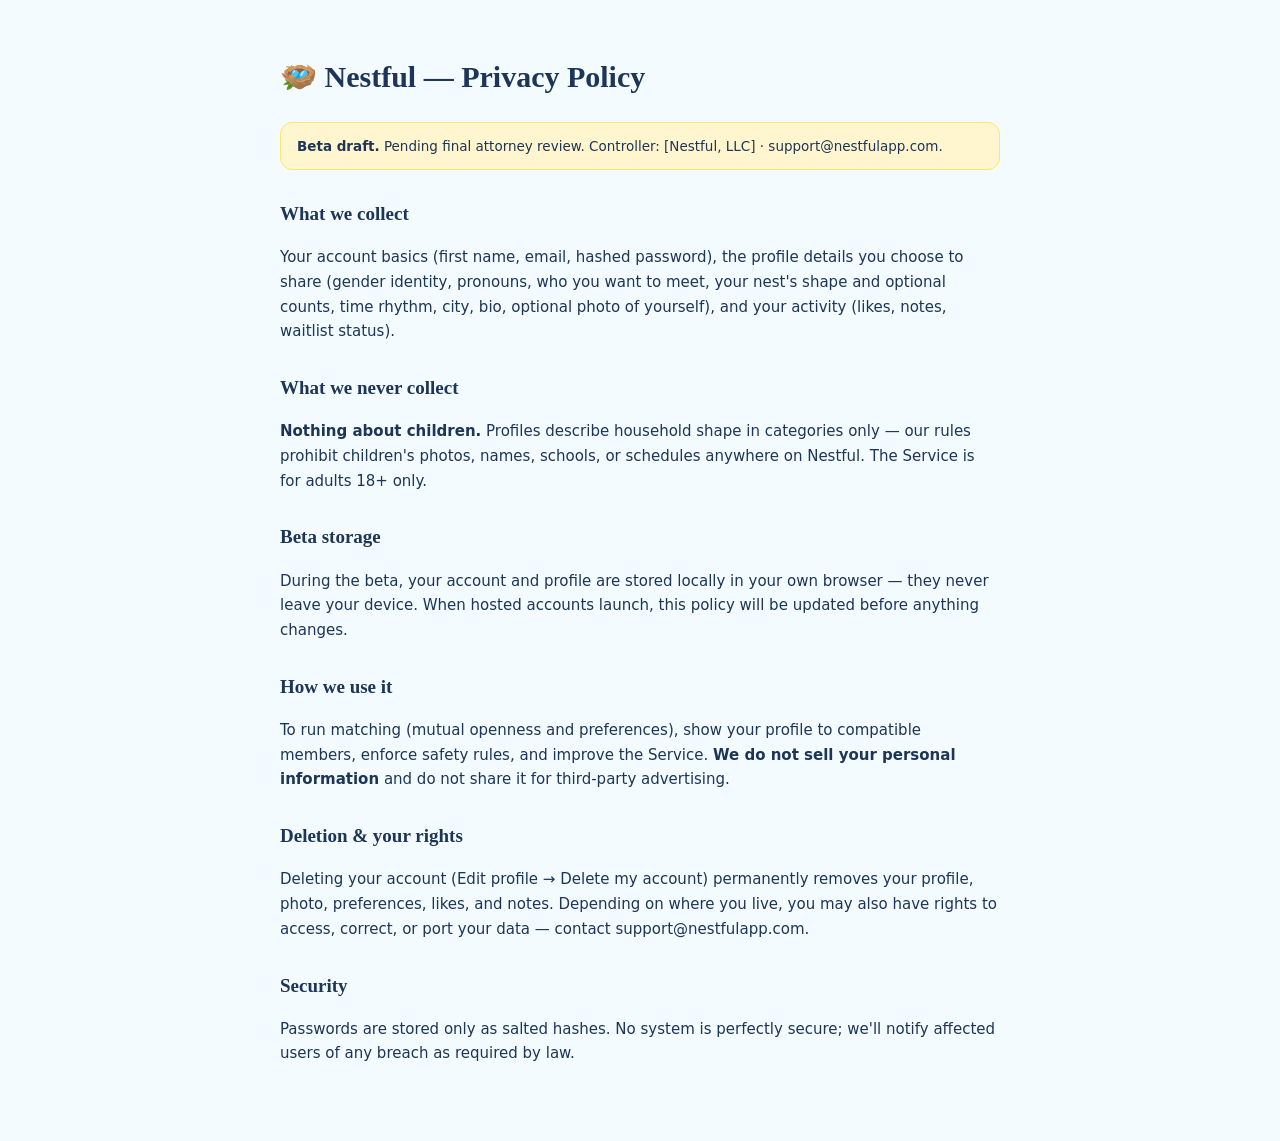
<file: app/privacy.html>
<!DOCTYPE html>
<html lang="en">
<head>
<meta charset="UTF-8">
<meta name="viewport" content="width=device-width, initial-scale=1.0">
<title>Nestful — Privacy Policy</title>
<link rel="stylesheet" href="brand.css">
<style>
  body { font-family: var(--font-body); background: var(--surface-alt); color: var(--ink); margin: 0; }
  .doc { max-width: 720px; margin: 0 auto; padding: 32px 22px 60px; line-height: 1.65; font-size: 15px; }
  h1 { font-family: var(--font-display); color: var(--brand-primary-deep); font-size: 30px; }
  h2 { font-family: var(--font-display); color: var(--brand-primary-deep); font-size: 19px; margin-top: 28px; }
  .draft { background: var(--brand-accent-soft); border: 1px solid var(--brand-accent); border-radius: 12px; padding: 12px 16px; font-size: 13.5px; }
  a { color: var(--brand-primary-dark); }
</style>
</head>
<body>
<div class="doc">
<h1>🪺 Nestful — Privacy Policy</h1>
<p class="draft"><strong>Beta draft.</strong> Pending final attorney review. Controller: [Nestful, LLC] · support@nestfulapp.com.</p>

<h2>What we collect</h2>
<p>Your account basics (first name, email, hashed password), the profile details you choose to share (gender identity, pronouns, who you want to meet, your nest's shape and optional counts, time rhythm, city, bio, optional photo of yourself), and your activity (likes, notes, waitlist status).</p>

<h2>What we never collect</h2>
<p><strong>Nothing about children.</strong> Profiles describe household shape in categories only — our rules prohibit children's photos, names, schools, or schedules anywhere on Nestful. The Service is for adults 18+ only.</p>

<h2>Beta storage</h2>
<p>During the beta, your account and profile are stored locally in your own browser — they never leave your device. When hosted accounts launch, this policy will be updated before anything changes.</p>

<h2>How we use it</h2>
<p>To run matching (mutual openness and preferences), show your profile to compatible members, enforce safety rules, and improve the Service. <strong>We do not sell your personal information</strong> and do not share it for third-party advertising.</p>

<h2>Deletion &amp; your rights</h2>
<p>Deleting your account (Edit profile → Delete my account) permanently removes your profile, photo, preferences, likes, and notes. Depending on where you live, you may also have rights to access, correct, or port your data — contact support@nestfulapp.com.</p>

<h2>Security</h2>
<p>Passwords are stored only as salted hashes. No system is perfectly secure; we'll notify affected users of any breach as required by law.</p>
</div>
</body>
</html>
</file>
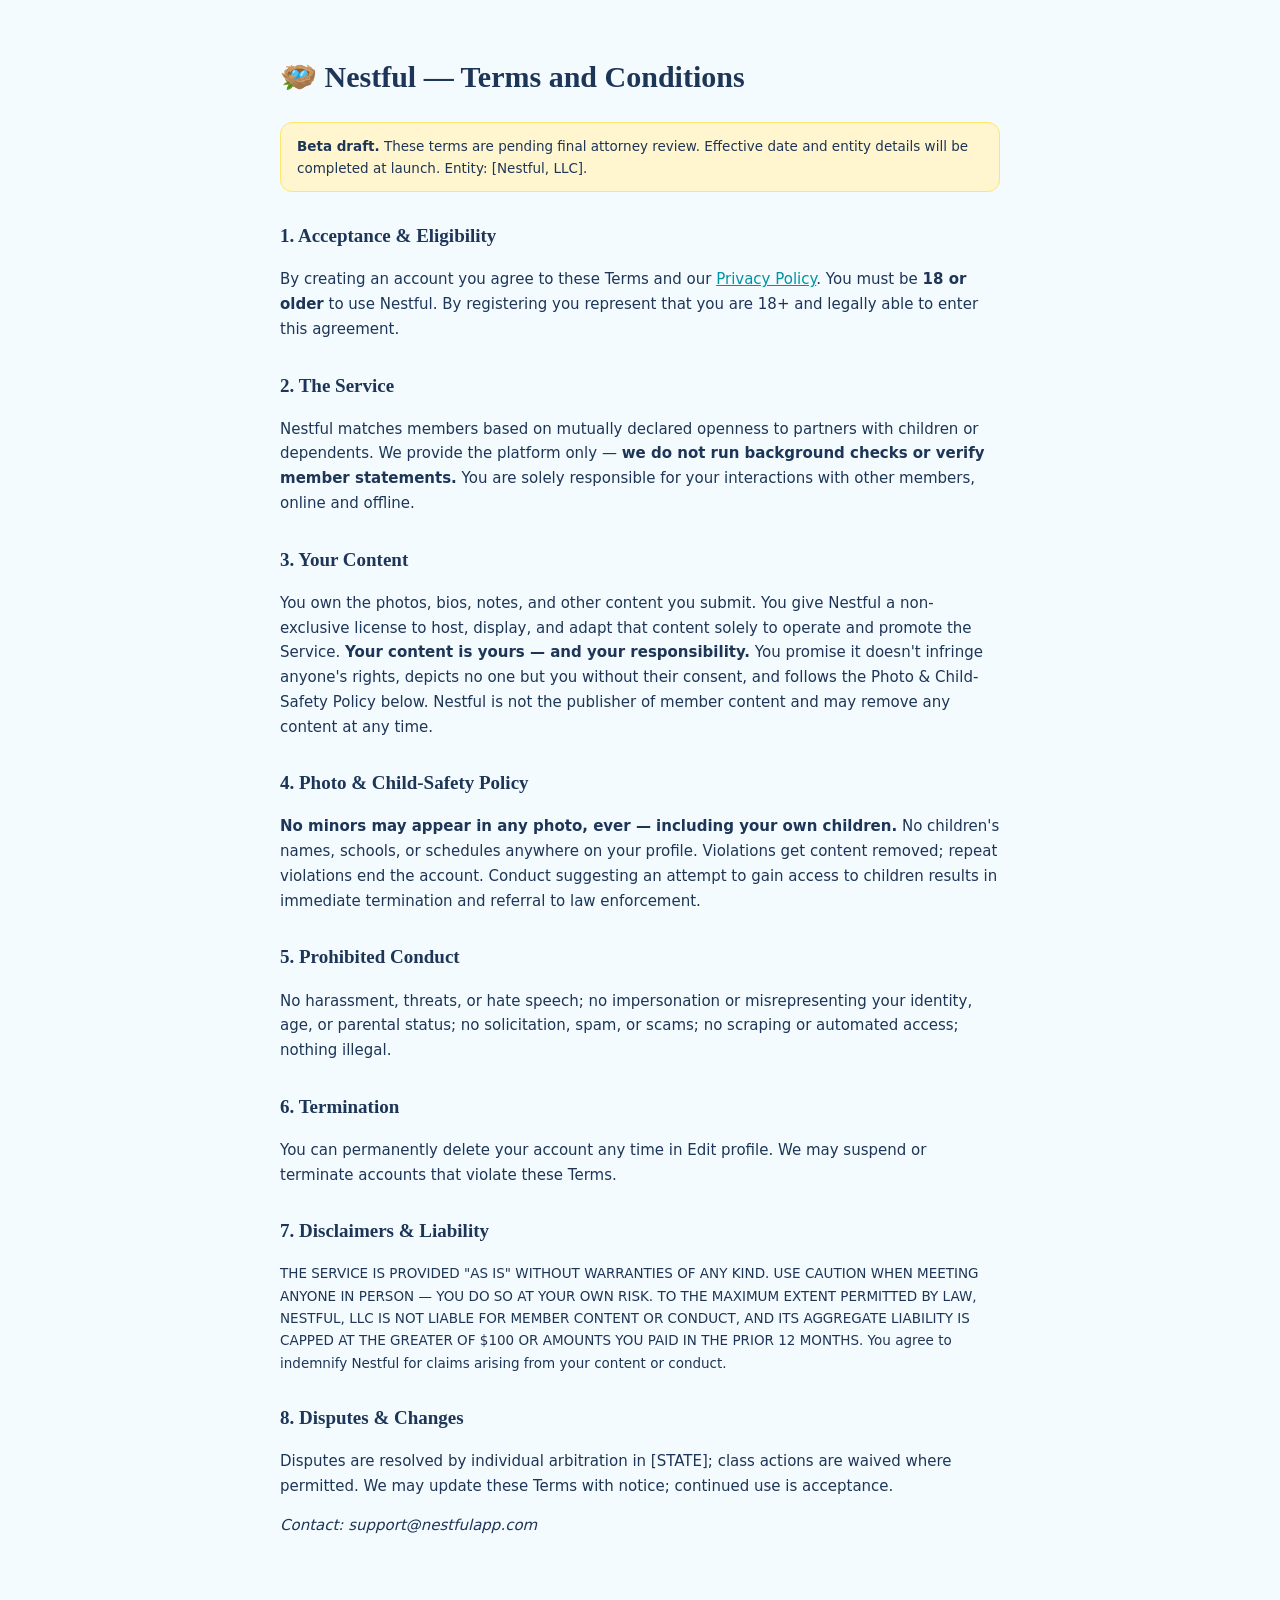
<file: app/terms.html>
<!DOCTYPE html>
<html lang="en">
<head>
<meta charset="UTF-8">
<meta name="viewport" content="width=device-width, initial-scale=1.0">
<title>Nestful — Terms and Conditions</title>
<link rel="stylesheet" href="brand.css">
<style>
  body { font-family: var(--font-body); background: var(--surface-alt); color: var(--ink); margin: 0; }
  .doc { max-width: 720px; margin: 0 auto; padding: 32px 22px 60px; line-height: 1.65; font-size: 15px; }
  h1 { font-family: var(--font-display); color: var(--brand-primary-deep); font-size: 30px; }
  h2 { font-family: var(--font-display); color: var(--brand-primary-deep); font-size: 19px; margin-top: 28px; }
  .draft { background: var(--brand-accent-soft); border: 1px solid var(--brand-accent); border-radius: 12px; padding: 12px 16px; font-size: 13.5px; }
  .caps { font-size: 13.5px; }
  a { color: var(--brand-primary-dark); }
</style>
</head>
<body>
<div class="doc">
<h1>🪺 Nestful — Terms and Conditions</h1>
<p class="draft"><strong>Beta draft.</strong> These terms are pending final attorney review. Effective date and entity details will be completed at launch. Entity: [Nestful, LLC].</p>

<h2>1. Acceptance &amp; Eligibility</h2>
<p>By creating an account you agree to these Terms and our <a href="privacy.html">Privacy Policy</a>. You must be <strong>18 or older</strong> to use Nestful. By registering you represent that you are 18+ and legally able to enter this agreement.</p>

<h2>2. The Service</h2>
<p>Nestful matches members based on mutually declared openness to partners with children or dependents. We provide the platform only — <strong>we do not run background checks or verify member statements.</strong> You are solely responsible for your interactions with other members, online and offline.</p>

<h2>3. Your Content</h2>
<p>You own the photos, bios, notes, and other content you submit. You give Nestful a non-exclusive license to host, display, and adapt that content solely to operate and promote the Service. <strong>Your content is yours — and your responsibility.</strong> You promise it doesn't infringe anyone's rights, depicts no one but you without their consent, and follows the Photo &amp; Child-Safety Policy below. Nestful is not the publisher of member content and may remove any content at any time.</p>

<h2>4. Photo &amp; Child-Safety Policy</h2>
<p><strong>No minors may appear in any photo, ever — including your own children.</strong> No children's names, schools, or schedules anywhere on your profile. Violations get content removed; repeat violations end the account. Conduct suggesting an attempt to gain access to children results in immediate termination and referral to law enforcement.</p>

<h2>5. Prohibited Conduct</h2>
<p>No harassment, threats, or hate speech; no impersonation or misrepresenting your identity, age, or parental status; no solicitation, spam, or scams; no scraping or automated access; nothing illegal.</p>

<h2>6. Termination</h2>
<p>You can permanently delete your account any time in Edit profile. We may suspend or terminate accounts that violate these Terms.</p>

<h2>7. Disclaimers &amp; Liability</h2>
<p class="caps">THE SERVICE IS PROVIDED "AS IS" WITHOUT WARRANTIES OF ANY KIND. USE CAUTION WHEN MEETING ANYONE IN PERSON — YOU DO SO AT YOUR OWN RISK. TO THE MAXIMUM EXTENT PERMITTED BY LAW, NESTFUL, LLC IS NOT LIABLE FOR MEMBER CONTENT OR CONDUCT, AND ITS AGGREGATE LIABILITY IS CAPPED AT THE GREATER OF $100 OR AMOUNTS YOU PAID IN THE PRIOR 12 MONTHS. You agree to indemnify Nestful for claims arising from your content or conduct.</p>

<h2>8. Disputes &amp; Changes</h2>
<p>Disputes are resolved by individual arbitration in [STATE]; class actions are waived where permitted. We may update these Terms with notice; continued use is acceptance.</p>

<p><em>Contact: support@nestfulapp.com</em></p>
</div>
</body>
</html>
</file>
<file: app/brand.css>
/* ============================================================
   BRAND THEME TOKENS — REPLACEABLE SECTION
   ------------------------------------------------------------
   All colors, fonts, and shape language live here.
   To rebrand, edit ONLY this file (plus brand.js for copy).

   Current theme: "Robin's Egg" — bright, semi-muted blues
   #00C2CF · #F3FBFF · #FFE66D · #A8DADC · #1D3557
   ============================================================ */

:root {
  /* Core palette */
  --brand-primary: #00C2CF;        /* robin egg teal */
  --brand-primary-dark: #0093A3;
  --brand-primary-deep: #1D3557;   /* deep night navy */
  --brand-primary-soft: #DDF5F7;
  --brand-accent: #FFE66D;         /* sunny yellow */
  --brand-accent-soft: #FFF6CF;
  --brand-muted: #A8DADC;          /* muted egg blue */

  /* Surfaces & text */
  --surface: #ffffff;
  --surface-alt: #F3FBFF;          /* ice white page background */
  --ink: #1D3557;
  --ink-soft: #5876a3;
  --line: #d3e7ee;

  /* Feedback */
  --danger: #c05252;

  /* Shape & type */
  --radius-lg: 22px;
  --radius-md: 14px;
  --radius-pill: 999px;
  --font-body: "Segoe UI", system-ui, -apple-system, sans-serif;
  --font-display: Georgia, "Times New Roman", serif;

  /* Badge colors */
  --badge-full-bg: var(--brand-primary-soft);
  --badge-full-ink: #00707d;
  --badge-ready-bg: var(--brand-accent-soft);
  --badge-ready-ink: #8a6d15;

  /* Avatar fallback hues (initials circles) */
  --avatar-1: #00C2CF;
  --avatar-2: #A8DADC;
  --avatar-3: #1D3557;
  --avatar-4: #FFE66D;
}

/* ============================================================
   END BRAND THEME TOKENS
   ============================================================ */
</file>
